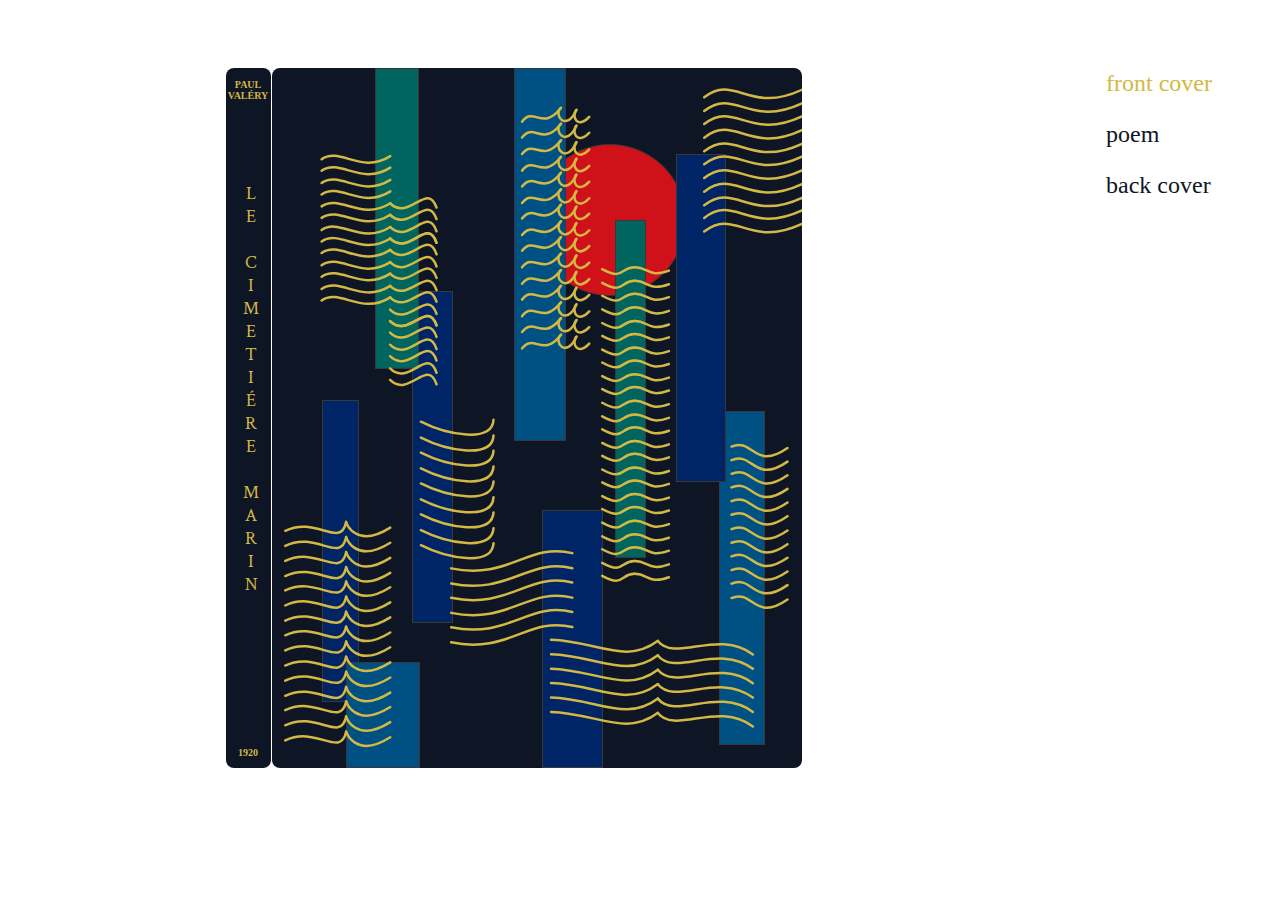
<file: index.html>
<!DOCTYPE html>
<html lang="en" dir="ltr">
    <head>
        <meta charset="utf-8">
        <title>The Graveyard by the Sea</title>
        <link rel="stylesheet" href="style.css">
        <link href="https://fonts.googleapis.com/css2?family=Crimson+Text:wght@400;600;700&display=swap" rel="stylesheet">

    </head>

    <body>
        
    <main id="front-container">
    <div id="book-container"> 
        <div id="spine-container">
            <div id="poet"> PAUL<br>VALÉRY</div>
            <div id="book_title">LE CIMETIÉRE MARIN</div>
            <div id="date">1920</div>
        </div>
        <div id="cover-container">
        <div id="circle"> 
        </div>
        <div id="rec1"> 
        </div>
        <div id="rec2"> 
        </div>
        <div id="rec3"> 
        </div>
        <div id="rec4"> 
        </div>
        <div id="rec5"> 
        </div>
        <div id="rec6"> 
        </div>
        <div id="rec7"> 
        </div>
        <div id="rec8"> 
        </div>
        <div id="rec9"> 
        </div>

        <div class="svg-container">
    <svg xmlns="http://www.w3.org/2000/svg" width="530" height="700">  
        <g id="Lines_1">
            <path id="Path_1" data-name="Path 1" class="cls-2" d="M675.064,179.6c18.635-12.865,39.068,15.526,68.718-3.111" transform="translate(-625.456 -88.383)"/>
            <path id="Path_2" data-name="Path 2" class="cls-2" d="M675.064,179.6c18.635-12.865,39.068,15.526,68.718-3.111" transform="translate(-625.456 -76.86)"/>
            <path id="Path_3" data-name="Path 3" class="cls-2" d="M675.064,179.6c18.635-12.865,39.068,15.526,68.718-3.111" transform="translate(-625.456 -64.616)"/>
            <path id="Path_4" data-name="Path 4" class="cls-2" d="M675.064,179.6c18.635-12.865,39.068,15.526,68.718-3.111" transform="translate(-625.456 -53.093)"/>
            <path id="Path_5" data-name="Path 5" class="cls-2" d="M675.064,179.6c18.635-12.865,39.068,15.526,68.718-3.111" transform="translate(-625.456 -41.241)"/>
            <path id="Path_6" data-name="Path 6" class="cls-2" d="M675.064,179.6c18.635-12.865,39.068,15.526,68.718-3.111" transform="translate(-625.456 -29.751)"/>
            <path id="Path_7" data-name="Path 7" class="cls-2" d="M675.064,179.6c18.635-12.865,39.068,15.526,68.718-3.111" transform="translate(-625.456 -17.543)"/>
            <path id="Path_8" data-name="Path 8" class="cls-2" d="M675.064,179.6c18.635-12.865,39.068,15.526,68.718-3.111" transform="translate(-625.456 -6.053)"/>
            <path id="Path_9" data-name="Path 9" class="cls-2" d="M675.064,179.6c18.635-12.865,39.068,15.526,68.718-3.111" transform="translate(-625.456 5.437)"/>
            <path id="Path_10" data-name="Path 10" class="cls-2" d="M675.064,179.6c18.635-12.865,39.068,15.526,68.718-3.111" transform="translate(-625.456 17.646)"/>
            <path id="Path_11" data-name="Path 11" class="cls-2" d="M675.064,179.6c18.635-12.865,39.068,15.526,68.718-3.111" transform="translate(-625.456 29.136)"/>
            <path id="Path_12" data-name="Path 12" class="cls-2" d="M675.064,179.6c18.635-12.865,39.068,15.526,68.718-3.111" transform="translate(-625.456 41.344)"/>
            <path id="Path_13" data-name="Path 13" class="cls-2" d="M675.064,179.6c18.635-12.865,39.068,15.526,68.718-3.111" transform="translate(-625.456 52.834)"/>
            <path id="Path_14" data-name="Path 14" class="cls-2" d="M721.542,178.973c-9.082-26.961-27.676,14.307-46.479-4.329" transform="translate(-557.012 -39.384)"/>
            <path id="Path_15" data-name="Path 15" class="cls-2" d="M721.542,178.973c-9.082-26.961-27.676,14.307-46.479-4.329" transform="translate(-557.012 -27.894)"/>
            <path id="Path_16" data-name="Path 16" class="cls-2" d="M721.542,178.973c-9.082-26.961-27.676,14.307-46.479-4.329" transform="translate(-557.012 -15.685)"/>
            <path id="Path_17" data-name="Path 17" class="cls-2" d="M721.542,178.973c-9.082-26.961-27.676,14.307-46.479-4.329" transform="translate(-557.012 -4.195)"/>
            <path id="Path_18" data-name="Path 18" class="cls-2" d="M721.542,178.973c-9.082-26.961-27.676,14.307-46.479-4.329" transform="translate(-557.012 -4.195)"/>
            <path id="Path_19" data-name="Path 19" class="cls-2" d="M721.542,178.973c-9.082-26.961-27.676,14.307-46.479-4.329" transform="translate(-557.012 7.295)"/>
            <path id="Path_20" data-name="Path 20" class="cls-2" d="M721.542,178.973c-9.082-26.961-27.676,14.307-46.479-4.329" transform="translate(-557.012 19.503)"/>
            <path id="Path_21" data-name="Path 21" class="cls-2" d="M721.542,178.973c-9.082-26.961-27.676,14.307-46.479-4.329" transform="translate(-557.012 30.993)"/>
            <path id="Path_22" data-name="Path 22" class="cls-2" d="M721.542,178.973c-9.082-26.961-27.676,14.307-46.479-4.329" transform="translate(-557.012 43.201)"/>
            <path id="Path_23" data-name="Path 23" class="cls-2" d="M721.542,178.973c-9.082-26.961-27.676,14.307-46.479-4.329" transform="translate(-557.012 54.691)"/>
            <path id="Path_24" data-name="Path 24" class="cls-2" d="M721.542,178.973c-9.082-26.961-27.676,14.307-46.479-4.329" transform="translate(-557.012 66.899)"/>
            <path id="Path_25" data-name="Path 25" class="cls-2" d="M721.542,178.973c-9.082-26.961-27.676,14.307-46.479-4.329" transform="translate(-557.012 78.389)"/>
            <path id="Path_26" data-name="Path 26" class="cls-2" d="M721.542,178.973c-9.082-26.961-27.676,14.307-46.479-4.329" transform="translate(-557.012 78.389)"/>
            <path id="Path_27" data-name="Path 27" class="cls-2" d="M721.542,178.973c-9.082-26.961-27.676,14.307-46.479-4.329" transform="translate(-557.012 89.879)"/>
            <path id="Path_28" data-name="Path 28" class="cls-2" d="M721.542,178.973c-9.082-26.961-27.676,14.307-46.479-4.329" transform="translate(-557.012 102.087)"/>
            <path id="Path_29" data-name="Path 29" class="cls-2" d="M721.542,178.973c-9.082-26.961-27.676,14.307-46.479-4.329" transform="translate(-557.012 113.577)"/>
            <path id="Path_30" data-name="Path 30" class="cls-2" d="M721.542,178.973c-9.082-26.961-27.676,14.307-46.479-4.329" transform="translate(-557.012 125.785)"/>
            <path id="Path_31" data-name="Path 31" class="cls-2" d="M721.542,178.973c-9.082-26.961-27.676,14.307-46.479-4.329" transform="translate(-557.012 137.276)"/>
        </g>
        <g id="Lines_4">
            <path id="Path_32" data-name="Path 32" class="cls-2" d="M623.556,691.839c31.242-15.169,54.769,18.077,60.859-8.442" transform="translate(-610.325 -229.024)"/>
            <path id="Path_33" data-name="Path 33" class="cls-2" d="M708.057,703.592s8.811,28.056,44.191,5.874" transform="translate(-633.968 -249.804)"/>
            <path id="Path_34" data-name="Path 34" class="cls-2" d="M623.556,691.839c31.242-15.169,54.769,18.077,60.859-8.442" transform="translate(-610.325 -213.943)"/>
            <path id="Path_35" data-name="Path 35" class="cls-2" d="M708.057,703.592s8.811,28.056,44.191,5.874" transform="translate(-633.968 -234.723)"/>
            <path id="Path_36" data-name="Path 36" class="cls-2" d="M623.556,691.839c31.242-15.169,54.769,18.077,60.859-8.442" transform="translate(-610.325 -198.862)"/>
            <path id="Path_37" data-name="Path 37" class="cls-2" d="M708.057,703.592s8.811,28.056,44.191,5.874" transform="translate(-633.968 -219.643)"/>
            <path id="Path_38" data-name="Path 38" class="cls-2" d="M623.556,691.839c31.242-15.169,54.769,18.077,60.859-8.442" transform="translate(-610.325 -183.782)"/>
            <path id="Path_39" data-name="Path 39" class="cls-2" d="M708.057,703.592s8.811,28.056,44.191,5.874" transform="translate(-633.968 -204.563)"/>
            <path id="Path_40" data-name="Path 40" class="cls-2" d="M623.556,691.839c31.242-15.169,54.769,18.077,60.859-8.442" transform="translate(-610.325 -169.419)"/>
            <path id="Path_41" data-name="Path 41" class="cls-2" d="M708.057,703.592s8.811,28.056,44.191,5.874" transform="translate(-633.968 -190.2)"/>
            <path id="Path_42" data-name="Path 42" class="cls-2" d="M623.556,691.839c31.242-15.169,54.769,18.077,60.859-8.442" transform="translate(-610.325 -154.339)"/>
            <path id="Path_43" data-name="Path 43" class="cls-2" d="M708.057,703.592s8.811,28.056,44.191,5.874" transform="translate(-633.968 -175.12)"/>
            <path id="Path_44" data-name="Path 44" class="cls-2" d="M623.556,691.839c31.242-15.169,54.769,18.077,60.859-8.442" transform="translate(-610.325 -139.258)"/>
            <path id="Path_45" data-name="Path 45" class="cls-2" d="M708.057,703.592s8.811,28.056,44.191,5.874" transform="translate(-633.968 -160.039)"/>
            <path id="Path_46" data-name="Path 46" class="cls-2" d="M623.556,691.839c31.242-15.169,54.769,18.077,60.859-8.442" transform="translate(-610.325 -124.552)"/>
            <path id="Path_47" data-name="Path 47" class="cls-2" d="M708.057,703.592s8.811,28.056,44.191,5.874" transform="translate(-633.968 -144.959)"/>
            <path id="Path_48" data-name="Path 48" class="cls-2" d="M623.556,691.839c31.242-15.169,54.769,18.077,60.859-8.442" transform="translate(-610.325 -109.428)"/>
            <path id="Path_49" data-name="Path 49" class="cls-2" d="M708.057,703.592s8.811,28.056,44.191,5.874" transform="translate(-633.968 -130.202)"/>
            <path id="Path_50" data-name="Path 50" class="cls-2" d="M623.556,691.839c31.242-15.169,54.769,18.077,60.859-8.442" transform="translate(-610.325 -94.303)"/>
            <path id="Path_51" data-name="Path 51" class="cls-2" d="M708.057,703.592s8.811,28.056,44.191,5.874" transform="translate(-633.968 -115.078)"/>
            <path id="Path_52" data-name="Path 52" class="cls-2" d="M623.556,691.839c31.242-15.169,54.769,18.077,60.859-8.442" transform="translate(-610.325 -79.179)"/>
            <path id="Path_53" data-name="Path 53" class="cls-2" d="M708.057,703.592s8.811,28.056,44.191,5.874" transform="translate(-633.968 -99.953)"/>
            <path id="Path_54" data-name="Path 54" class="cls-2" d="M623.556,691.839c31.242-15.169,54.769,18.077,60.859-8.442" transform="translate(-610.325 -64.054)"/>
            <path id="Path_55" data-name="Path 55" class="cls-2" d="M708.057,703.592s8.811,28.056,44.191,5.874" transform="translate(-633.968 -84.829)"/>
            <path id="Path_56" data-name="Path 56" class="cls-2" d="M623.556,691.839c31.242-15.169,54.769,18.077,60.859-8.442" transform="translate(-610.325 -49.65)"/>
            <path id="Path_57" data-name="Path 57" class="cls-2" d="M708.057,703.592s8.811,28.056,44.191,5.874" transform="translate(-633.968 -70.425)"/>
            <path id="Path_58" data-name="Path 58" class="cls-2" d="M623.556,691.839c31.242-15.169,54.769,18.077,60.859-8.442" transform="translate(-610.325 -34.526)"/>
            <path id="Path_59" data-name="Path 59" class="cls-2" d="M708.057,703.592s8.811,28.056,44.191,5.874" transform="translate(-633.968 -55.3)"/>
            <path id="Path_60" data-name="Path 60" class="cls-2" d="M623.556,691.839c31.242-15.169,54.769,18.077,60.859-8.442" transform="translate(-610.325 -19.401)"/>
            <path id="Path_61" data-name="Path 61" class="cls-2" d="M708.057,703.592s8.811,28.056,44.191,5.874" transform="translate(-633.968 -40.176)"/>
        </g>
        <g id="Lines_5">
            <path id="Path_77" data-name="Path 77" class="cls-2" d="M816.182,543.616c26.539,13.377,71.146,21.618,72.662-1.975" transform="translate(-667.318 -189.891)"/>
            <path id="Path_78" data-name="Path 78" class="cls-2" d="M816.182,543.616c26.539,13.377,71.146,21.618,72.662-1.975" transform="translate(-667.318 -174.093)"/>
            <path id="Path_79" data-name="Path 79" class="cls-2" d="M816.182,543.616c26.539,13.377,71.146,21.618,72.662-1.975" transform="translate(-667.318 -159.013)"/>
            <path id="Path_80" data-name="Path 80" class="cls-2" d="M816.182,543.616c26.539,13.377,71.146,21.618,72.662-1.975" transform="translate(-667.318 -143.214)"/>
            <path id="Path_81" data-name="Path 81" class="cls-2" d="M816.182,543.616c26.539,13.377,71.146,21.618,72.662-1.975" transform="translate(-667.318 -128.134)"/>
            <path id="Path_82" data-name="Path 82" class="cls-2" d="M816.182,543.616c26.539,13.377,71.146,21.618,72.662-1.975" transform="translate(-667.318 -112.335)"/>
            <path id="Path_83" data-name="Path 83" class="cls-2" d="M816.182,543.616c26.539,13.377,71.146,21.618,72.662-1.975" transform="translate(-667.318 -97.255)"/>
            <path id="Path_84" data-name="Path 84" class="cls-2" d="M816.182,543.616c26.539,13.377,71.146,21.618,72.662-1.975" transform="translate(-667.318 -81.456)"/>
            <path id="Path_85" data-name="Path 85" class="cls-2" d="M816.182,543.616c26.539,13.377,71.146,21.618,72.662-1.975" transform="translate(-667.318 -66.376)"/>
        </g>
        <g id="Lines_6">
            <path id="Path_86" data-name="Path 86" class="cls-2" d="M858.737,742.237c56.651,12.086,77.768-26.105,121.134-15.248" transform="translate(-679.558 -241.868)"/>
            <path id="Path_87" data-name="Path 87" class="cls-2" d="M858.737,742.237c56.651,12.086,77.768-26.105,121.134-15.248" transform="translate(-679.558 -226.788)"/>
            <path id="Path_88" data-name="Path 88" class="cls-2" d="M858.737,742.237c56.651,12.086,77.768-26.105,121.134-15.248" transform="translate(-679.558 -212.426)"/>
            <path id="Path_89" data-name="Path 89" class="cls-2" d="M858.737,742.237c56.651,12.086,77.768-26.105,121.134-15.248" transform="translate(-679.558 -197.346)"/>
            <path id="Path_90" data-name="Path 90" class="cls-2" d="M858.737,742.237c56.651,12.086,77.768-26.105,121.134-15.248" transform="translate(-679.558 -182.984)"/>
            <path id="Path_91" data-name="Path 91" class="cls-2" d="M858.737,742.237c56.651,12.086,77.768-26.105,121.134-15.248" transform="translate(-679.558 -167.904)"/>
        </g>
        <g id="Lines_2">
            <g id="Group_1" data-name="Group 1" transform="translate(250.027 39.848)">
            <path id="Path_92" data-name="Path 92" class="cls-2" d="M955.541,120.7c12.054-15.661,20.171,10.157,39.021-13.809" transform="translate(-955.541 -106.893)"/>
            <path id="Path_93" data-name="Path 93" class="cls-2" d="M1009.43,106.168c-7.741,6.22,5.1,24.864,15.828,1.649" transform="translate(-970.677 -105.97)"/>
            <path id="Path_94" data-name="Path 94" class="cls-2" d="M1009.788,106.168c-4.469,6.933,1.849,19.063,13.378,6.679" transform="translate(-955.911 -103.809)"/>
            </g>
            <g id="Group_2" data-name="Group 2" transform="translate(250.027 55.693)">
            <path id="Path_92-2" data-name="Path 92" class="cls-2" d="M955.541,120.7c12.054-15.661,20.171,10.157,39.021-13.809" transform="translate(-955.541 -106.893)"/>
            <path id="Path_93-2" data-name="Path 93" class="cls-2" d="M1009.43,106.168c-7.741,6.22,5.1,24.864,15.828,1.649" transform="translate(-970.677 -105.97)"/>
            <path id="Path_94-2" data-name="Path 94" class="cls-2" d="M1009.788,106.168c-4.469,6.933,1.849,19.063,13.378,6.679" transform="translate(-955.911 -103.809)"/>
            </g>
            <g id="Group_3" data-name="Group 3" transform="translate(250.027 72.258)">
            <path id="Path_92-3" data-name="Path 92" class="cls-2" d="M955.541,120.7c12.054-15.661,20.171,10.157,39.021-13.809" transform="translate(-955.541 -106.893)"/>
            <path id="Path_93-3" data-name="Path 93" class="cls-2" d="M1009.43,106.168c-7.741,6.22,5.1,24.864,15.828,1.649" transform="translate(-970.677 -105.97)"/>
            <path id="Path_94-3" data-name="Path 94" class="cls-2" d="M1009.788,106.168c-4.469,6.933,1.849,19.063,13.378,6.679" transform="translate(-955.911 -103.809)"/>
            </g>
            <g id="Group_4" data-name="Group 4" transform="translate(250.027 88.823)">
            <path id="Path_92-4" data-name="Path 92" class="cls-2" d="M955.541,120.7c12.054-15.661,20.171,10.157,39.021-13.809" transform="translate(-955.541 -106.893)"/>
            <path id="Path_93-4" data-name="Path 93" class="cls-2" d="M1009.43,106.168c-7.741,6.22,5.1,24.864,15.828,1.649" transform="translate(-970.677 -105.97)"/>
            <path id="Path_94-4" data-name="Path 94" class="cls-2" d="M1009.788,106.168c-4.469,6.933,1.849,19.063,13.378,6.679" transform="translate(-955.911 -103.809)"/>
            </g>
            <g id="Group_5" data-name="Group 5" transform="translate(250.027 104.667)">
            <path id="Path_92-5" data-name="Path 92" class="cls-2" d="M955.541,120.7c12.054-15.661,20.171,10.157,39.021-13.809" transform="translate(-955.541 -106.893)"/>
            <path id="Path_93-5" data-name="Path 93" class="cls-2" d="M1009.43,106.168c-7.741,6.22,5.1,24.864,15.828,1.649" transform="translate(-970.677 -105.97)"/>
            <path id="Path_94-5" data-name="Path 94" class="cls-2" d="M1009.788,106.168c-4.469,6.933,1.849,19.063,13.378,6.679" transform="translate(-955.911 -103.809)"/>
            </g>
            <g id="Group_6" data-name="Group 6" transform="translate(250.027 121.232)">
            <path id="Path_92-6" data-name="Path 92" class="cls-2" d="M955.541,120.7c12.054-15.661,20.171,10.157,39.021-13.809" transform="translate(-955.541 -106.893)"/>
            <path id="Path_93-6" data-name="Path 93" class="cls-2" d="M1009.43,106.168c-7.741,6.22,5.1,24.864,15.828,1.649" transform="translate(-970.677 -105.97)"/>
            <path id="Path_94-6" data-name="Path 94" class="cls-2" d="M1009.788,106.168c-4.469,6.933,1.849,19.063,13.378,6.679" transform="translate(-955.911 -103.809)"/>
            </g>
            <g id="Group_7" data-name="Group 7" transform="translate(250.027 136.675)">
            <path id="Path_92-7" data-name="Path 92" class="cls-2" d="M955.541,120.7c12.054-15.661,20.171,10.157,39.021-13.809" transform="translate(-955.541 -106.893)"/>
            <path id="Path_93-7" data-name="Path 93" class="cls-2" d="M1009.43,106.168c-7.741,6.22,5.1,24.864,15.828,1.649" transform="translate(-970.677 -105.97)"/>
            <path id="Path_94-7" data-name="Path 94" class="cls-2" d="M1009.788,106.168c-4.469,6.933,1.849,19.063,13.378,6.679" transform="translate(-955.911 -103.809)"/>
            </g>
            <g id="Group_8" data-name="Group 8" transform="translate(250.027 153.192)">
            <path id="Path_92-8" data-name="Path 92" class="cls-2" d="M955.541,120.7c12.054-15.661,20.171,10.157,39.021-13.809" transform="translate(-955.541 -106.893)"/>
            <path id="Path_93-8" data-name="Path 93" class="cls-2" d="M1009.43,106.168c-7.741,6.22,5.1,24.864,15.828,1.649" transform="translate(-970.677 -105.97)"/>
            <path id="Path_94-8" data-name="Path 94" class="cls-2" d="M1009.788,106.168c-4.469,6.933,1.849,19.063,13.378,6.679" transform="translate(-955.911 -103.809)"/>
            </g>
            <g id="Group_9" data-name="Group 9" transform="translate(250.027 168.99)">
            <path id="Path_92-9" data-name="Path 92" class="cls-2" d="M955.541,120.7c12.054-15.661,20.171,10.157,39.021-13.809" transform="translate(-955.541 -106.893)"/>
            <path id="Path_93-9" data-name="Path 93" class="cls-2" d="M1009.43,106.168c-7.741,6.22,5.1,24.864,15.828,1.649" transform="translate(-970.677 -105.97)"/>
            <path id="Path_94-9" data-name="Path 94" class="cls-2" d="M1009.788,106.168c-4.469,6.933,1.849,19.063,13.378,6.679" transform="translate(-955.911 -103.809)"/>
            </g>
            <g id="Group_10" data-name="Group 10" transform="translate(250.027 185.507)">
            <path id="Path_92-10" data-name="Path 92" class="cls-2" d="M955.541,120.7c12.054-15.661,20.171,10.157,39.021-13.809" transform="translate(-955.541 -106.893)"/>
            <path id="Path_93-10" data-name="Path 93" class="cls-2" d="M1009.43,106.168c-7.741,6.22,5.1,24.864,15.828,1.649" transform="translate(-970.677 -105.97)"/>
            <path id="Path_94-10" data-name="Path 94" class="cls-2" d="M1009.788,106.168c-4.469,6.933,1.849,19.063,13.378,6.679" transform="translate(-955.911 -103.809)"/>
            </g>
            <g id="Group_11" data-name="Group 11" transform="translate(250.027 202.023)">
            <path id="Path_92-11" data-name="Path 92" class="cls-2" d="M955.541,120.7c12.054-15.661,20.171,10.157,39.021-13.809" transform="translate(-955.541 -106.893)"/>
            <path id="Path_93-11" data-name="Path 93" class="cls-2" d="M1009.43,106.168c-7.741,6.22,5.1,24.864,15.828,1.649" transform="translate(-970.677 -105.97)"/>
            <path id="Path_94-11" data-name="Path 94" class="cls-2" d="M1009.788,106.168c-4.469,6.933,1.849,19.063,13.378,6.679" transform="translate(-955.911 -103.809)"/>
            </g>
            <g id="Group_12" data-name="Group 12" transform="translate(250.027 217.822)">
            <path id="Path_92-12" data-name="Path 92" class="cls-2" d="M955.541,120.7c12.054-15.661,20.171,10.157,39.021-13.809" transform="translate(-955.541 -106.893)"/>
            <path id="Path_93-12" data-name="Path 93" class="cls-2" d="M1009.43,106.168c-7.741,6.22,5.1,24.864,15.828,1.649" transform="translate(-970.677 -105.97)"/>
            <path id="Path_94-12" data-name="Path 94" class="cls-2" d="M1009.788,106.168c-4.469,6.933,1.849,19.063,13.378,6.679" transform="translate(-955.911 -103.809)"/>
            </g>
            <g id="Group_13" data-name="Group 13" transform="translate(250.027 234.338)">
            <path id="Path_92-13" data-name="Path 92" class="cls-2" d="M955.541,120.7c12.054-15.661,20.171,10.157,39.021-13.809" transform="translate(-955.541 -106.893)"/>
            <path id="Path_93-13" data-name="Path 93" class="cls-2" d="M1009.43,106.168c-7.741,6.22,5.1,24.864,15.828,1.649" transform="translate(-970.677 -105.97)"/>
            <path id="Path_94-13" data-name="Path 94" class="cls-2" d="M1009.788,106.168c-4.469,6.933,1.849,19.063,13.378,6.679" transform="translate(-955.911 -103.809)"/>
            </g>
            <g id="Group_14" data-name="Group 14" transform="translate(250.027 250.137)">
            <path id="Path_92-14" data-name="Path 92" class="cls-2" d="M955.541,120.7c12.054-15.661,20.171,10.157,39.021-13.809" transform="translate(-955.541 -106.893)"/>
            <path id="Path_93-14" data-name="Path 93" class="cls-2" d="M1009.43,106.168c-7.741,6.22,5.1,24.864,15.828,1.649" transform="translate(-970.677 -105.97)"/>
            <path id="Path_94-14" data-name="Path 94" class="cls-2" d="M1009.788,106.168c-4.469,6.933,1.849,19.063,13.378,6.679" transform="translate(-955.911 -103.809)"/>
            </g>
            <g id="Group_15" data-name="Group 15" transform="translate(250.027 266.654)">
            <path id="Path_92-15" data-name="Path 92" class="cls-2" d="M955.541,120.7c12.054-15.661,20.171,10.157,39.021-13.809" transform="translate(-955.541 -106.893)"/>
            <path id="Path_93-15" data-name="Path 93" class="cls-2" d="M1009.43,106.168c-7.741,6.22,5.1,24.864,15.828,1.649" transform="translate(-970.677 -105.97)"/>
            <path id="Path_94-15" data-name="Path 94" class="cls-2" d="M1009.788,106.168c-4.469,6.933,1.849,19.063,13.378,6.679" transform="translate(-955.911 -103.809)"/>
            </g>
        </g>
        <g id="Lines_8">
            <g id="Group_16" data-name="Group 16" transform="translate(330.168 199.157)">
            <path id="Path_95" data-name="Path 95" class="cls-2" d="M1067.534,333.322c21.823,11.965,17.83-2.007,32.274-2.007" transform="translate(-1067.534 -331.315)"/>
            <path id="Path_96" data-name="Path 96" class="cls-2" d="M1101.889,334.78c-20.871,7.45-19.911-3.465-34.355-3.465" transform="translate(-1035.124 -331.315)"/>
            </g>
            <g id="Group_17" data-name="Group 17" transform="translate(330.168 212.802)">
            <path id="Path_95-2" data-name="Path 95" class="cls-2" d="M1067.534,333.322c21.823,11.965,17.83-2.007,32.274-2.007" transform="translate(-1067.534 -331.315)"/>
            <path id="Path_96-2" data-name="Path 96" class="cls-2" d="M1101.889,334.78c-20.871,7.45-19.911-3.465-34.355-3.465" transform="translate(-1035.124 -331.315)"/>
            </g>
            <g id="Group_18" data-name="Group 18" transform="translate(330.168 225.728)">
            <path id="Path_95-3" data-name="Path 95" class="cls-2" d="M1067.534,333.322c21.823,11.965,17.83-2.007,32.274-2.007" transform="translate(-1067.534 -331.315)"/>
            <path id="Path_96-3" data-name="Path 96" class="cls-2" d="M1101.889,334.78c-20.871,7.45-19.911-3.465-34.355-3.465" transform="translate(-1035.124 -331.315)"/>
            </g>
            <g id="Group_19" data-name="Group 19" transform="translate(330.168 239.373)">
            <path id="Path_95-4" data-name="Path 95" class="cls-2" d="M1067.534,333.322c21.823,11.965,17.83-2.007,32.274-2.007" transform="translate(-1067.534 -331.315)"/>
            <path id="Path_96-4" data-name="Path 96" class="cls-2" d="M1101.889,334.78c-20.871,7.45-19.911-3.465-34.355-3.465" transform="translate(-1035.124 -331.315)"/>
            </g>
            <g id="Group_20" data-name="Group 20" transform="translate(330.168 253.017)">
            <path id="Path_95-5" data-name="Path 95" class="cls-2" d="M1067.534,333.322c21.823,11.965,17.83-2.007,32.274-2.007" transform="translate(-1067.534 -331.315)"/>
            <path id="Path_96-5" data-name="Path 96" class="cls-2" d="M1101.889,334.78c-20.871,7.45-19.911-3.465-34.355-3.465" transform="translate(-1035.124 -331.315)"/>
            </g>
            <g id="Group_21" data-name="Group 21" transform="translate(330.168 265.944)">
            <path id="Path_95-6" data-name="Path 95" class="cls-2" d="M1067.534,333.322c21.823,11.965,17.83-2.007,32.274-2.007" transform="translate(-1067.534 -331.315)"/>
            <path id="Path_96-6" data-name="Path 96" class="cls-2" d="M1101.889,334.78c-20.871,7.45-19.911-3.465-34.355-3.465" transform="translate(-1035.124 -331.315)"/>
            </g>
            <g id="Group_22" data-name="Group 22" transform="translate(330.168 279.589)">
            <path id="Path_95-7" data-name="Path 95" class="cls-2" d="M1067.534,333.322c21.823,11.965,17.83-2.007,32.274-2.007" transform="translate(-1067.534 -331.315)"/>
            <path id="Path_96-7" data-name="Path 96" class="cls-2" d="M1101.889,334.78c-20.871,7.45-19.911-3.465-34.355-3.465" transform="translate(-1035.124 -331.315)"/>
            </g>
            <g id="Group_23" data-name="Group 23" transform="translate(330.168 292.515)">
            <path id="Path_95-8" data-name="Path 95" class="cls-2" d="M1067.534,333.322c21.823,11.965,17.83-2.007,32.274-2.007" transform="translate(-1067.534 -331.315)"/>
            <path id="Path_96-8" data-name="Path 96" class="cls-2" d="M1101.889,334.78c-20.871,7.45-19.911-3.465-34.355-3.465" transform="translate(-1035.124 -331.315)"/>
            </g>
            <g id="Group_24" data-name="Group 24" transform="translate(330.168 306.16)">
            <path id="Path_95-9" data-name="Path 95" class="cls-2" d="M1067.534,333.322c21.823,11.965,17.83-2.007,32.274-2.007" transform="translate(-1067.534 -331.315)"/>
            <path id="Path_96-9" data-name="Path 96" class="cls-2" d="M1101.889,334.78c-20.871,7.45-19.911-3.465-34.355-3.465" transform="translate(-1035.124 -331.315)"/>
            </g>
            <g id="Group_25" data-name="Group 25" transform="translate(330.168 319.086)">
            <path id="Path_95-10" data-name="Path 95" class="cls-2" d="M1067.534,333.322c21.823,11.965,17.83-2.007,32.274-2.007" transform="translate(-1067.534 -331.315)"/>
            <path id="Path_96-10" data-name="Path 96" class="cls-2" d="M1101.889,334.78c-20.871,7.45-19.911-3.465-34.355-3.465" transform="translate(-1035.124 -331.315)"/>
            </g>
            <g id="Group_26" data-name="Group 26" transform="translate(330.168 332.731)">
            <path id="Path_95-11" data-name="Path 95" class="cls-2" d="M1067.534,333.322c21.823,11.965,17.83-2.007,32.274-2.007" transform="translate(-1067.534 -331.315)"/>
            <path id="Path_96-11" data-name="Path 96" class="cls-2" d="M1101.889,334.78c-20.871,7.45-19.911-3.465-34.355-3.465" transform="translate(-1035.124 -331.315)"/>
            </g>
            <g id="Group_27" data-name="Group 27" transform="translate(330.168 346.375)">
            <path id="Path_95-12" data-name="Path 95" class="cls-2" d="M1067.534,333.322c21.823,11.965,17.83-2.007,32.274-2.007" transform="translate(-1067.534 -331.315)"/>
            <path id="Path_96-12" data-name="Path 96" class="cls-2" d="M1101.889,334.78c-20.871,7.45-19.911-3.465-34.355-3.465" transform="translate(-1035.124 -331.315)"/>
            </g>
            <g id="Group_28" data-name="Group 28" transform="translate(330.168 359.302)">
            <path id="Path_95-13" data-name="Path 95" class="cls-2" d="M1067.534,333.322c21.823,11.965,17.83-2.007,32.274-2.007" transform="translate(-1067.534 -331.315)"/>
            <path id="Path_96-13" data-name="Path 96" class="cls-2" d="M1101.889,334.78c-20.871,7.45-19.911-3.465-34.355-3.465" transform="translate(-1035.124 -331.315)"/>
            </g>
            <g id="Group_29" data-name="Group 29" transform="translate(330.168 372.946)">
            <path id="Path_95-14" data-name="Path 95" class="cls-2" d="M1067.534,333.322c21.823,11.965,17.83-2.007,32.274-2.007" transform="translate(-1067.534 -331.315)"/>
            <path id="Path_96-14" data-name="Path 96" class="cls-2" d="M1101.889,334.78c-20.871,7.45-19.911-3.465-34.355-3.465" transform="translate(-1035.124 -331.315)"/>
            </g>
            <g id="Group_30" data-name="Group 30" transform="translate(330.168 385.873)">
            <path id="Path_95-15" data-name="Path 95" class="cls-2" d="M1067.534,333.322c21.823,11.965,17.83-2.007,32.274-2.007" transform="translate(-1067.534 -331.315)"/>
            <path id="Path_96-15" data-name="Path 96" class="cls-2" d="M1101.889,334.78c-20.871,7.45-19.911-3.465-34.355-3.465" transform="translate(-1035.124 -331.315)"/>
            </g>
            <g id="Group_31" data-name="Group 31" transform="translate(330.168 399.517)">
            <path id="Path_95-16" data-name="Path 95" class="cls-2" d="M1067.534,333.322c21.823,11.965,17.83-2.007,32.274-2.007" transform="translate(-1067.534 -331.315)"/>
            <path id="Path_96-16" data-name="Path 96" class="cls-2" d="M1101.889,334.78c-20.871,7.45-19.911-3.465-34.355-3.465" transform="translate(-1035.124 -331.315)"/>
            </g>
            <g id="Group_32" data-name="Group 32" transform="translate(330.168 412.444)">
            <path id="Path_95-17" data-name="Path 95" class="cls-2" d="M1067.534,333.322c21.823,11.965,17.83-2.007,32.274-2.007" transform="translate(-1067.534 -331.315)"/>
            <path id="Path_96-17" data-name="Path 96" class="cls-2" d="M1101.889,334.78c-20.871,7.45-19.911-3.465-34.355-3.465" transform="translate(-1035.124 -331.315)"/>
            </g>
            <g id="Group_33" data-name="Group 33" transform="translate(330.168 426.088)">
            <path id="Path_95-18" data-name="Path 95" class="cls-2" d="M1067.534,333.322c21.823,11.965,17.83-2.007,32.274-2.007" transform="translate(-1067.534 -331.315)"/>
            <path id="Path_96-18" data-name="Path 96" class="cls-2" d="M1101.889,334.78c-20.871,7.45-19.911-3.465-34.355-3.465" transform="translate(-1035.124 -331.315)"/>
            </g>
            <g id="Group_34" data-name="Group 34" transform="translate(330.168 439.015)">
            <path id="Path_95-19" data-name="Path 95" class="cls-2" d="M1067.534,333.322c21.823,11.965,17.83-2.007,32.274-2.007" transform="translate(-1067.534 -331.315)"/>
            <path id="Path_96-19" data-name="Path 96" class="cls-2" d="M1101.889,334.78c-20.871,7.45-19.911-3.465-34.355-3.465" transform="translate(-1035.124 -331.315)"/>
            </g>
            <g id="Group_35" data-name="Group 35" transform="translate(330.168 452.659)">
            <path id="Path_95-20" data-name="Path 95" class="cls-2" d="M1067.534,333.322c21.823,11.965,17.83-2.007,32.274-2.007" transform="translate(-1067.534 -331.315)"/>
            <path id="Path_96-20" data-name="Path 96" class="cls-2" d="M1101.889,334.78c-20.871,7.45-19.911-3.465-34.355-3.465" transform="translate(-1035.124 -331.315)"/>
            </g>
            <g id="Group_36" data-name="Group 36" transform="translate(330.168 466.304)">
            <path id="Path_95-21" data-name="Path 95" class="cls-2" d="M1067.534,333.322c21.823,11.965,17.83-2.007,32.274-2.007" transform="translate(-1067.534 -331.315)"/>
            <path id="Path_96-21" data-name="Path 96" class="cls-2" d="M1101.889,334.78c-20.871,7.45-19.911-3.465-34.355-3.465" transform="translate(-1035.124 -331.315)"/>
            </g>
            <g id="Group_37" data-name="Group 37" transform="translate(330.168 479.231)">
            <path id="Path_95-22" data-name="Path 95" class="cls-2" d="M1067.534,333.322c21.823,11.965,17.83-2.007,32.274-2.007" transform="translate(-1067.534 -331.315)"/>
            <path id="Path_96-22" data-name="Path 96" class="cls-2" d="M1101.889,334.78c-20.871,7.45-19.911-3.465-34.355-3.465" transform="translate(-1035.124 -331.315)"/>
            </g>
            <g id="Group_38" data-name="Group 38" transform="translate(330.168 492.875)">
            <path id="Path_95-23" data-name="Path 95" class="cls-2" d="M1067.534,333.322c21.823,11.965,17.83-2.007,32.274-2.007" transform="translate(-1067.534 -331.315)"/>
            <path id="Path_96-23" data-name="Path 96" class="cls-2" d="M1101.889,334.78c-20.871,7.45-19.911-3.465-34.355-3.465" transform="translate(-1035.124 -331.315)"/>
            </g>
            <g id="Group_39" data-name="Group 39" transform="translate(330.168 505.802)">
            <path id="Path_95-24" data-name="Path 95" class="cls-2" d="M1067.534,333.322c21.823,11.965,17.83-2.007,32.274-2.007" transform="translate(-1067.534 -331.315)"/>
            <path id="Path_96-24" data-name="Path 96" class="cls-2" d="M1101.889,334.78c-20.871,7.45-19.911-3.465-34.355-3.465" transform="translate(-1035.124 -331.315)"/>
            </g>
        </g>
        <g id="Lines_7">
            <g id="Group_40" data-name="Group 40" transform="translate(279.029 571.859)">
            <g id="Group_41" data-name="Group 41" transform="translate(0 0)">
                <path id="Path_95-25" data-name="Path 95" class="cls-2" d="M1060.035,343.38c17.479,21.769,60.379-12.7,95.069,13.4" transform="translate(-953.259 -342.229)"/>
                <path id="Path_96-25" data-name="Path 96" class="cls-2" d="M1073.7,335.75c-32.218,24.28-60.824.388-106.92-.968" transform="translate(-966.778 -334.782)"/>
            </g>
            </g>
            <g id="Group_42" data-name="Group 42" transform="translate(279.029 586.263)">
            <g id="Group_41-2" data-name="Group 41">
                <path id="Path_95-26" data-name="Path 95" class="cls-2" d="M1060.035,343.38c17.479,21.769,60.379-12.7,95.069,13.4" transform="translate(-953.259 -342.229)"/>
                <path id="Path_96-26" data-name="Path 96" class="cls-2" d="M1073.7,335.75c-32.218,24.28-60.824.388-106.92-.968" transform="translate(-966.778 -334.782)"/>
            </g>
            </g>
            <g id="Group_43" data-name="Group 43" transform="translate(279.029 600.668)">
            <g id="Group_41-3" data-name="Group 41" transform="translate(0 0)">
                <path id="Path_95-27" data-name="Path 95" class="cls-2" d="M1060.035,343.38c17.479,21.769,60.379-12.7,95.069,13.4" transform="translate(-953.259 -342.229)"/>
                <path id="Path_96-27" data-name="Path 96" class="cls-2" d="M1073.7,335.75c-32.218,24.28-60.824.388-106.92-.968" transform="translate(-966.778 -334.782)"/>
            </g>
            </g>
            <g id="Group_44" data-name="Group 44" transform="translate(279.029 615.072)">
            <g id="Group_41-4" data-name="Group 41">
                <path id="Path_95-28" data-name="Path 95" class="cls-2" d="M1060.035,343.38c17.479,21.769,60.379-12.7,95.069,13.4" transform="translate(-953.259 -342.229)"/>
                <path id="Path_96-28" data-name="Path 96" class="cls-2" d="M1073.7,335.75c-32.218,24.28-60.824.388-106.92-.968" transform="translate(-966.778 -334.782)"/>
            </g>
            </g>
            <g id="Group_45" data-name="Group 45" transform="translate(279.029 629.476)">
            <g id="Group_41-5" data-name="Group 41" transform="translate(0 0)">
                <path id="Path_95-29" data-name="Path 95" class="cls-2" d="M1060.035,343.38c17.479,21.769,60.379-12.7,95.069,13.4" transform="translate(-953.259 -342.229)"/>
                <path id="Path_96-29" data-name="Path 96" class="cls-2" d="M1073.7,335.75c-32.218,24.28-60.824.388-106.92-.968" transform="translate(-966.778 -334.782)"/>
            </g>
            </g>
            <g id="Group_46" data-name="Group 46" transform="translate(279.029 643.88)">
            <g id="Group_41-6" data-name="Group 41">
                <path id="Path_95-30" data-name="Path 95" class="cls-2" d="M1060.035,343.38c17.479,21.769,60.379-12.7,95.069,13.4" transform="translate(-953.259 -342.229)"/>
                <path id="Path_96-30" data-name="Path 96" class="cls-2" d="M1073.7,335.75c-32.218,24.28-60.824.388-106.92-.968" transform="translate(-966.778 -334.782)"/>
            </g>
            </g>
        </g>
        <g id="Lines_3">
            <path id="Path_97" data-name="Path 97" class="cls-2" d="M1210.492,91.184c30.677-24.08,44.533,17.368,97.708-7.557" transform="translate(-778.265 -61.862)"/>
            <path id="Path_98" data-name="Path 98" class="cls-2" d="M1210.492,91.184c30.677-24.08,44.533,17.368,97.708-7.557" transform="translate(-778.265 -48.178)"/>
            <path id="Path_99" data-name="Path 99" class="cls-2" d="M1210.492,91.184c30.677-24.08,44.533,17.368,97.708-7.557" transform="translate(-778.265 -35.215)"/>
            <path id="Path_100" data-name="Path 100" class="cls-2" d="M1210.492,91.184c30.677-24.08,44.533,17.368,97.708-7.557" transform="translate(-778.265 -21.531)"/>
            <path id="Path_101" data-name="Path 101" class="cls-2" d="M1210.492,91.184c30.677-24.08,44.533,17.368,97.708-7.557" transform="translate(-778.265 -7.847)"/>
            <path id="Path_102" data-name="Path 102" class="cls-2" d="M1210.492,91.184c30.677-24.08,44.533,17.368,97.708-7.557" transform="translate(-778.265 5.117)"/>
            <path id="Path_103" data-name="Path 103" class="cls-2" d="M1210.492,91.184c30.677-24.08,44.533,17.368,97.708-7.557" transform="translate(-778.265 18.801)"/>
            <path id="Path_104" data-name="Path 104" class="cls-2" d="M1210.492,91.184c30.677-24.08,44.533,17.368,97.708-7.557" transform="translate(-778.265 32.485)"/>
            <path id="Path_105" data-name="Path 105" class="cls-2" d="M1210.492,91.184c30.677-24.08,44.533,17.368,97.708-7.557" transform="translate(-778.265 46.169)"/>
            <path id="Path_106" data-name="Path 106" class="cls-2" d="M1210.492,91.184c30.677-24.08,44.533,17.368,97.708-7.557" transform="translate(-778.265 58.719)"/>
            <path id="Path_107" data-name="Path 107" class="cls-2" d="M1210.492,91.184c30.677-24.08,44.533,17.368,97.708-7.557" transform="translate(-778.265 72.363)"/>
        </g>
        <g id="Lines_9">
            <path id="Path_108" data-name="Path 108" class="cls-2" d="M1248.358,579.67c21.677-9.215,22.778,24.506,55.992,1.433" transform="translate(-788.859 -201.143)"/>
            <path id="Path_109" data-name="Path 109" class="cls-2" d="M1248.358,579.67c21.677-9.215,22.778,24.506,55.992,1.433" transform="translate(-788.859 -187.499)"/>
            <path id="Path_110" data-name="Path 110" class="cls-2" d="M1248.358,579.67c21.677-9.215,22.778,24.506,55.992,1.433" transform="translate(-788.859 -173.854)"/>
            <path id="Path_111" data-name="Path 111" class="cls-2" d="M1248.358,579.67c21.677-9.215,22.778,24.506,55.992,1.433" transform="translate(-788.859 -160.21)"/>
            <path id="Path_112" data-name="Path 112" class="cls-2" d="M1248.358,579.67c21.677-9.215,22.778,24.506,55.992,1.433" transform="translate(-788.859 -146.566)"/>
            <path id="Path_113" data-name="Path 113" class="cls-2" d="M1248.358,579.67c21.677-9.215,22.778,24.506,55.992,1.433" transform="translate(-788.859 -132.921)"/>
            <path id="Path_114" data-name="Path 114" class="cls-2" d="M1248.358,579.67c21.677-9.215,22.778,24.506,55.992,1.433" transform="translate(-788.859 -118.559)"/>
            <path id="Path_115" data-name="Path 115" class="cls-2" d="M1248.358,579.67c21.677-9.215,22.778,24.506,55.992,1.433" transform="translate(-788.859 -104.915)"/>
            <path id="Path_116" data-name="Path 116" class="cls-2" d="M1248.358,579.67c21.677-9.215,22.778,24.506,55.992,1.433" transform="translate(-788.859 -91.27)"/>
            <path id="Path_117" data-name="Path 117" class="cls-2" d="M1248.358,579.67c21.677-9.215,22.778,24.506,55.992,1.433" transform="translate(-788.859 -77.626)"/>
            <path id="Path_118" data-name="Path 118" class="cls-2" d="M1248.358,579.67c21.677-9.215,22.778,24.506,55.992,1.433" transform="translate(-788.859 -63.981)"/>
            <path id="Path_119" data-name="Path 119" class="cls-2" d="M1248.358,579.67c21.677-9.215,22.778,24.506,55.992,1.433" transform="translate(-788.859 -49.619)"/>
        </g>
        </g>
    </svg>
    </div>
        </div>
    </div>
    <div id="nav"> 
        <ul class="a">
        <li><a href="index.html" id="front-active">front cover</a></li>
        <li><a href="poem.html">poem</a></li>
        <li><a href="back_cover.html">back cover</a></li>
        </ul>
    </div>
    </main>

    </body>
</html>
</file>
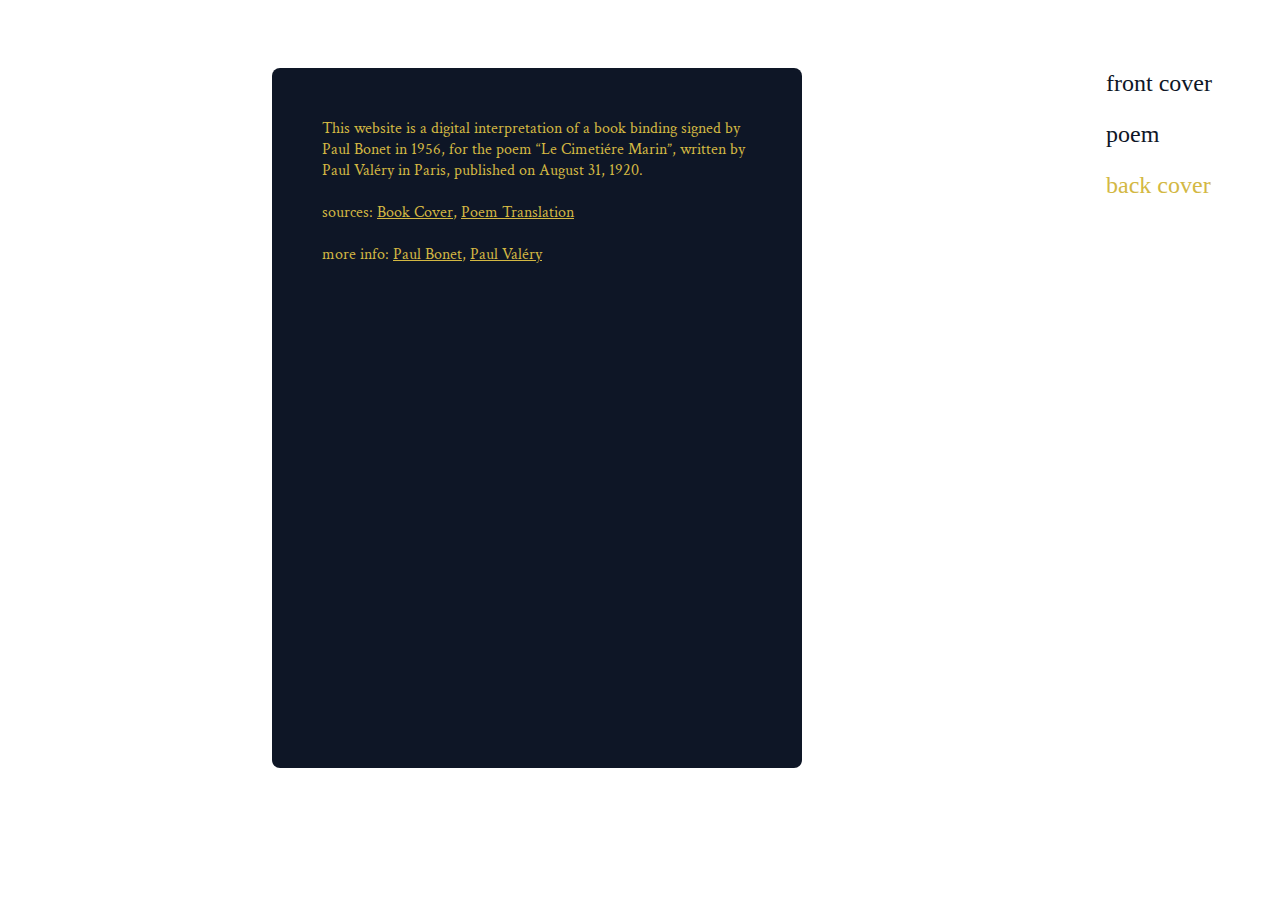
<file: back_cover.html>
<!DOCTYPE html>
<html lang="en" dir="ltr">
    <head>
        <meta charset="utf-8">
        <title>The Graveyard by the Sea</title>
        <link rel="stylesheet" href="style.css">
        <link href="https://fonts.googleapis.com/css2?family=Crimson+Text:wght@400;600;700&display=swap" rel="stylesheet">
    </head>

<body>
  <main id="front-container">
   <div id="book-container"> 
     <div id="backcover-container">
       <div id="backcover-text">This website is a digital interpretation 
           of a book binding signed by Paul Bonet in 1956, for the poem
            “Le Cimetiére Marin”, written by Paul Valéry in Paris, 
            published on August 31, 1920.<br><br>
            sources: <a class= "text-link" 
            href="https://i.pinimg.com/originals/37/77/ac/3777ac80c80455673ec52ab50c139a73.jpg" 
            target="blank">Book Cover</a>, 
            <a class= "text-link" href="https://intranslation.brooklynrail.org/french/the-graveyard-by-the-sea/" 
            target="blank">Poem Translation</a><br><br>
            more info: <a class= "text-link" 
            href="https://www.stephenongpin.com/artist/238576/paul-bonet" 
            target="blank">Paul Bonet</a>, 
            <a class= "text-link" href="https://en.wikipedia.org/wiki/Paul_Val%C3%A9ry" 
            target="blank">Paul Valéry</a>
       </div>
     </div>
  </div>
   <div id="nav"> 
     <ul class="a">
      <li><a href="index.html" >front cover</a></li>
      <li><a href="poem.html">poem</a></li>
      <li><a href="back_cover.html" id="front-active">back cover</a></li>
    </ul>
  </div>
     
  </main>
</body>
</html>
</file>
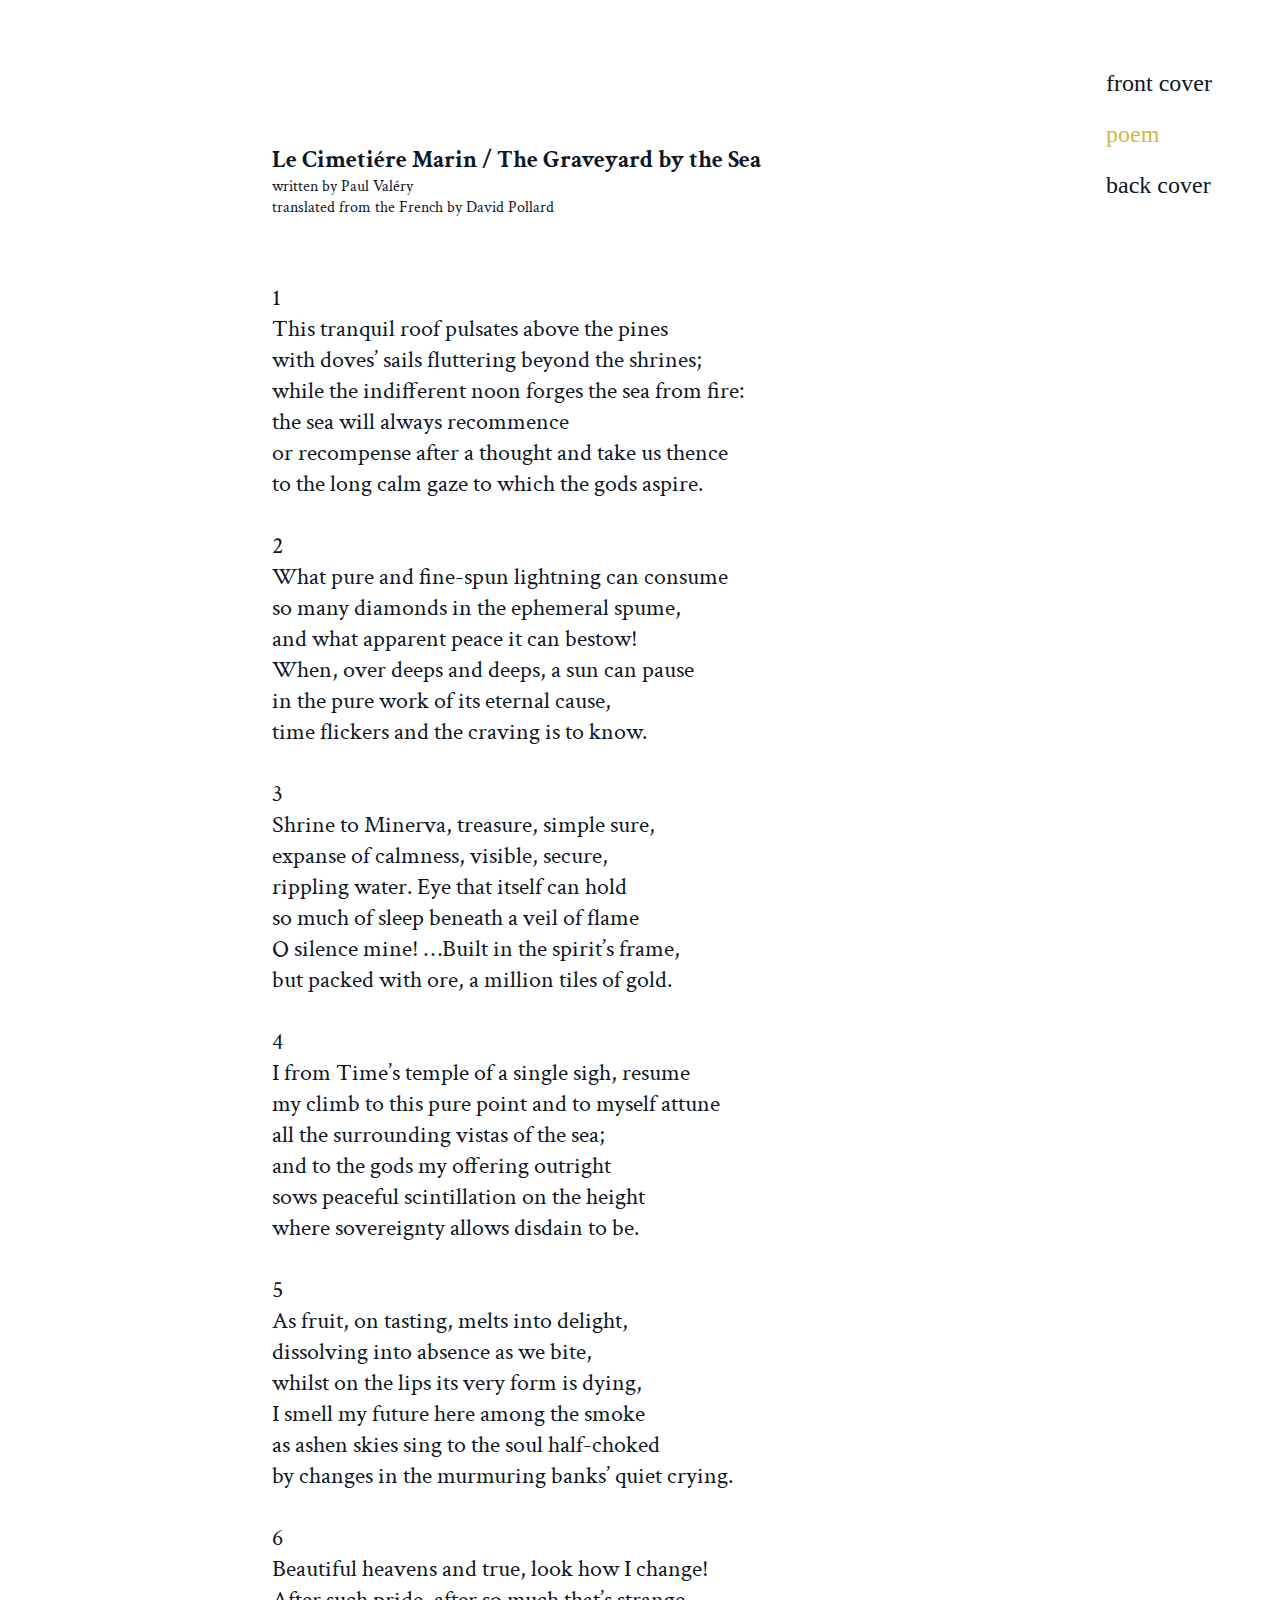
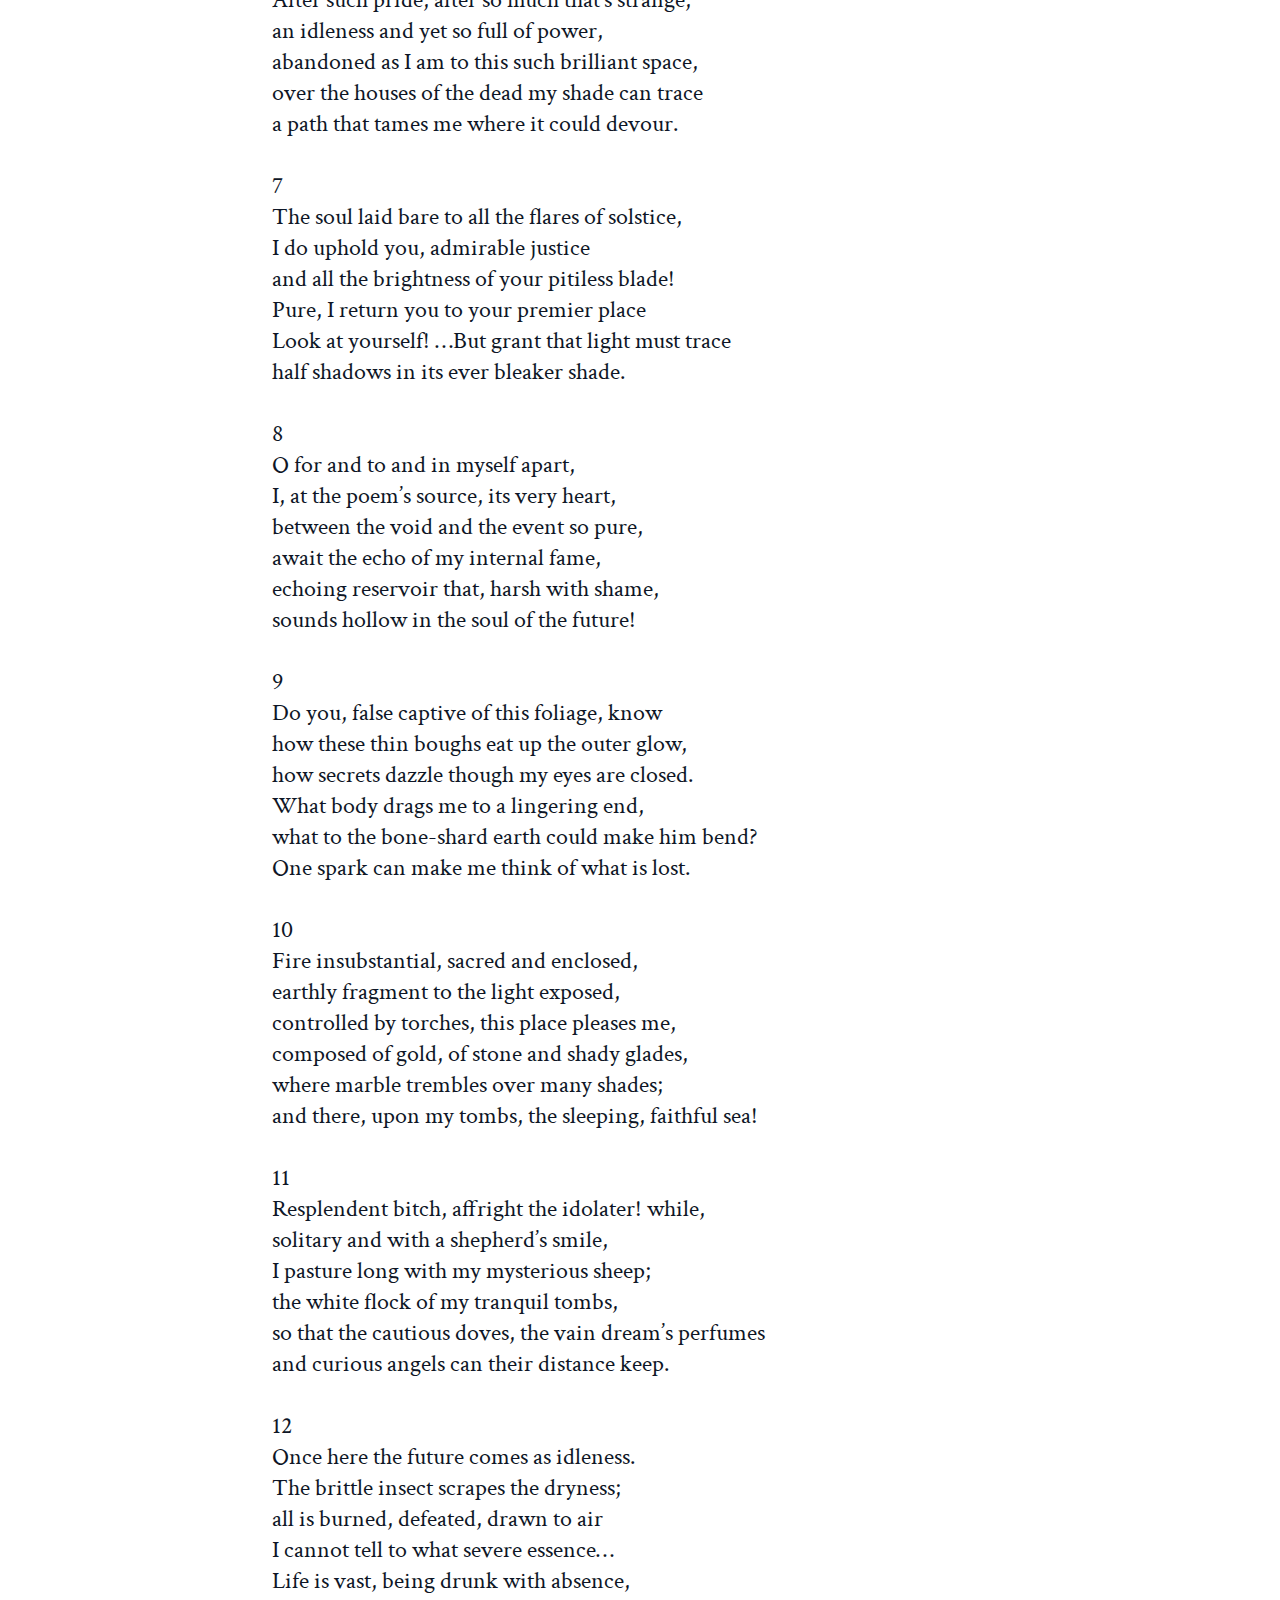
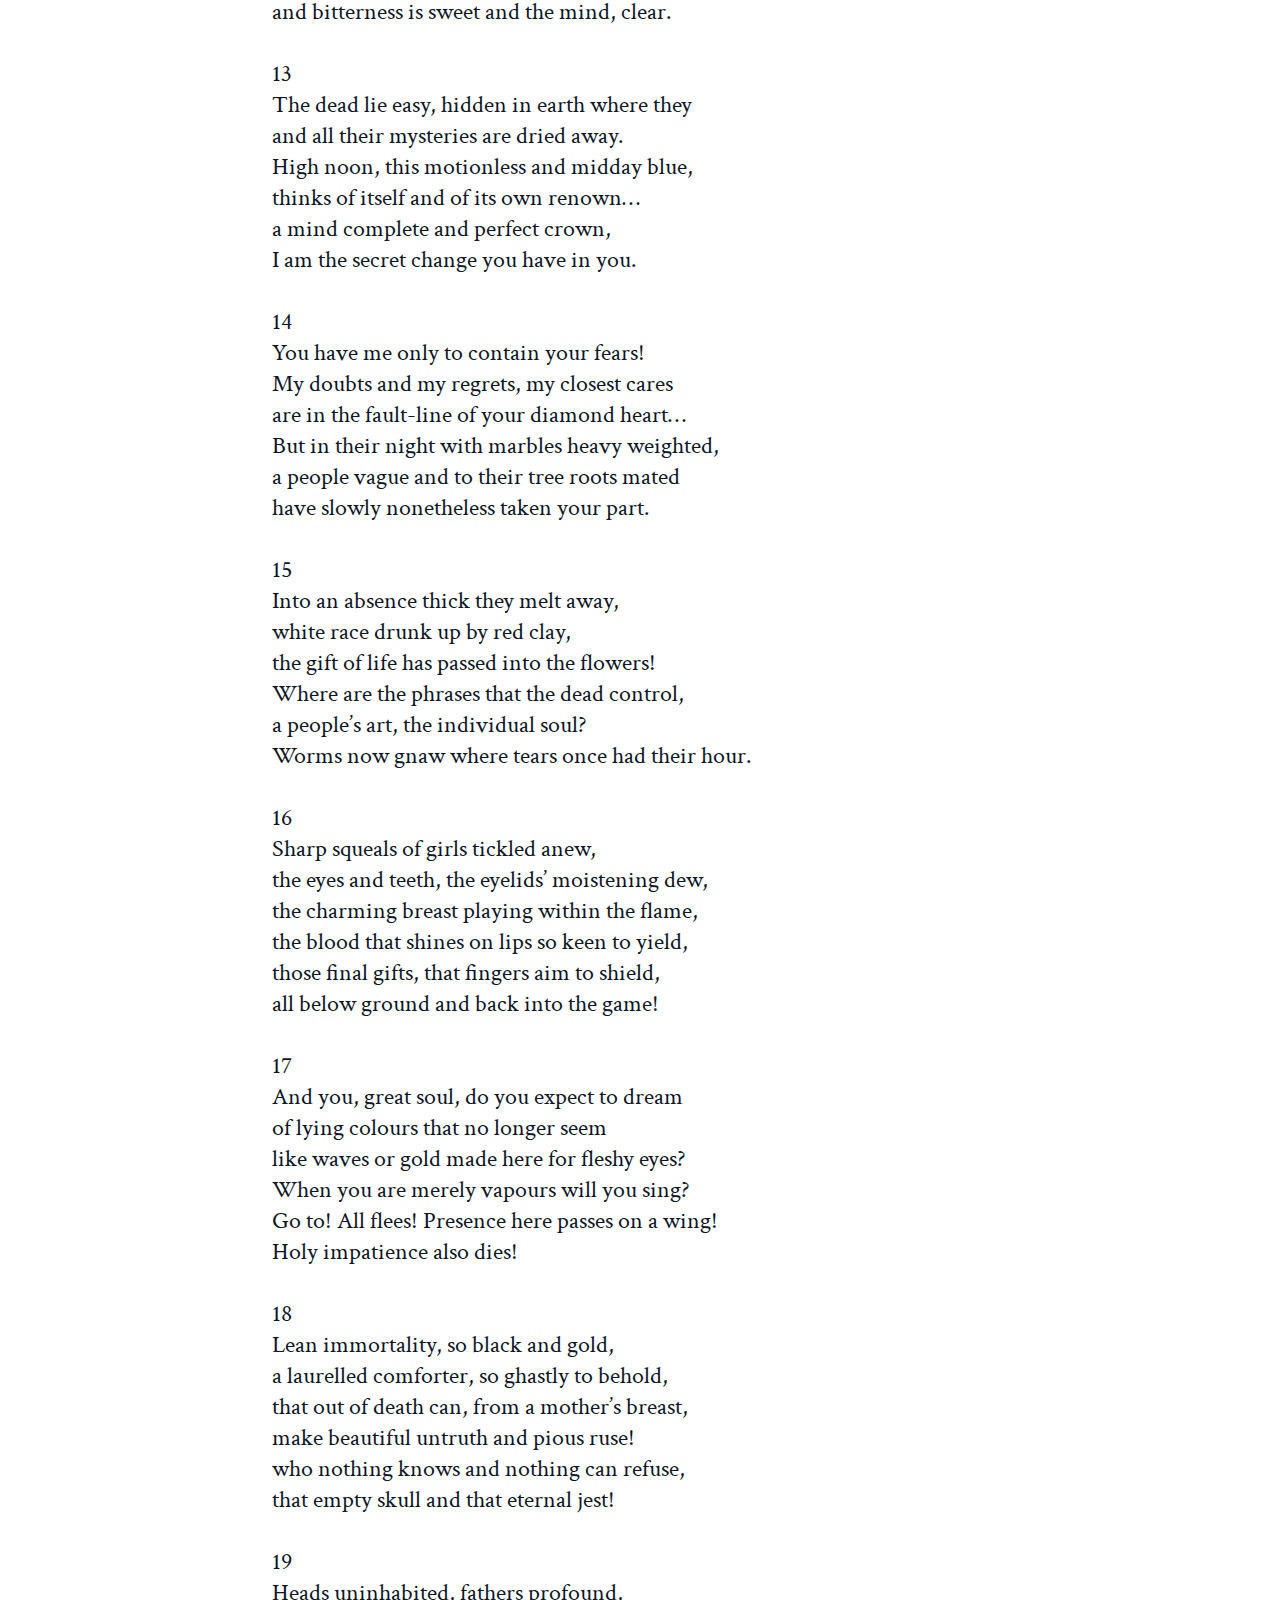
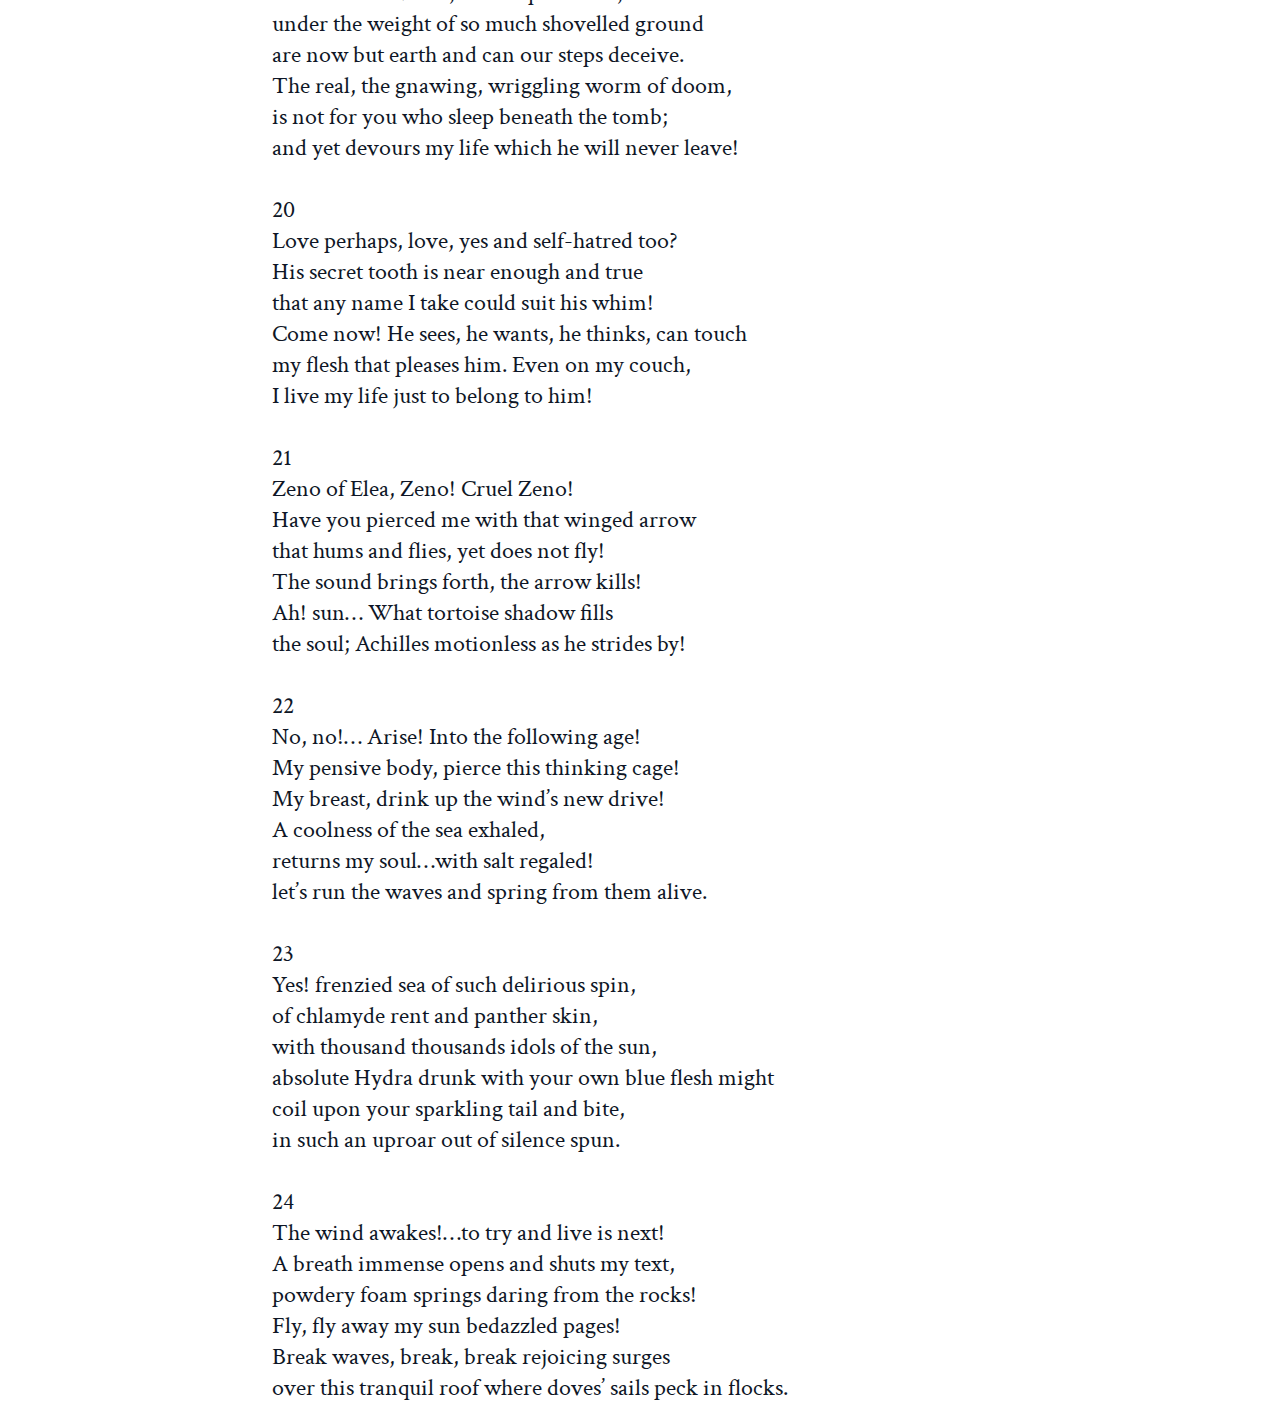
<file: poem.html>
<!DOCTYPE html>
<html lang="en" dir="ltr">
    <head>
        <meta charset="utf-8">
        <title>The Graveyard by the Sea</title>
        <link rel="stylesheet" href="style.css">
        <link href="https://fonts.googleapis.com/css2?family=Crimson+Text:wght@400;600;700&display=swap" rel="stylesheet">
    </head>
<body>
  <main id="front-container">
   <div id="book-container"> 
     <div id="poem-container">
       <div id="poem"><h1>Le Cimetiére Marin / The Graveyard by the Sea</h1><h2>written by Paul Valéry<br>
         translated from the French by David Pollard</h2>1<br>
  This tranquil roof pulsates above the pines<br>
  with doves’ sails fluttering beyond the shrines;<br>
  while the indifferent noon forges the sea from fire:<br>
  the sea will always recommence<br>
  or recompense after a thought and take us thence<br>
  to the long calm gaze to which the gods aspire.<br><br>
  2<br>
  What pure and fine-spun lightning can consume<br>
  so many diamonds in the ephemeral spume,<br>
  and what apparent peace it can bestow!<br>
  When, over deeps and deeps, a sun can pause<br>
  in the pure work of its eternal cause,<br>
  time flickers and the craving is to know.<br>
  <br>
  3<br>
  Shrine to Minerva, treasure, simple sure,<br>
  expanse of calmness, visible, secure,<br>
  rippling water. Eye that itself can hold<br>
  so much of sleep beneath a veil of flame<br>
  O silence mine! …Built in the spirit’s frame,<br>
  but packed with ore, a million tiles of gold.<br>
  <br>
  4<br>
  I from Time’s temple of a single sigh, resume<br>
  my climb to this pure point and to myself attune<br>
  all the surrounding vistas of the sea;<br>
  and to the gods my offering outright<br>
  sows peaceful scintillation on the height<br>
  where sovereignty allows disdain to be.<br>
  <br>
  5<br>
  As fruit, on tasting, melts into delight,<br>
  dissolving into absence as we bite,<br>
  whilst on the lips its very form is dying,<br>
  I smell my future here among the smoke<br>
  as ashen skies sing to the soul half-choked<br>
  by changes in the murmuring banks’ quiet crying.<br>
  <br>
  6<br>
  Beautiful heavens and true, look how I change!<br>
  After such pride, after so much that’s strange,<br>
  an idleness and yet so full of power,<br>
  abandoned as I am to this such brilliant space,<br>
  over the houses of the dead my shade can trace<br>
  a path that tames me where it could devour.<br>
  <br>
  7<br>
  The soul laid bare to all the flares of solstice,<br>
  I do uphold you, admirable justice<br>
  and all the brightness of your pitiless blade!<br>
  Pure, I return you to your premier place<br>
  Look at yourself! …But grant that light must trace<br>
  half shadows in its ever bleaker shade.<br>
  <br>
  8<br>
  O for and to and in myself apart,<br>
  I, at the poem’s source, its very heart,<br>
  between the void and the event so pure,<br>
  await the echo of my internal fame,<br>
  echoing reservoir that, harsh with shame,<br>
  sounds hollow in the soul of the future!<br>
  <br>
  9<br>
  Do you, false captive of this foliage, know<br>
  how these thin boughs eat up the outer glow,<br>
  how secrets dazzle though my eyes are closed.<br>
  What body drags me to a lingering end,<br>
  what to the bone-shard earth could make him bend?<br>
  One spark can make me think of what is lost.<br>
  <br>
  10<br>
  Fire insubstantial, sacred and enclosed,<br>
  earthly fragment to the light exposed,<br>
  controlled by torches, this place pleases me,<br>
  composed of gold, of stone and shady glades,<br>
  where marble trembles over many shades;<br>
  and there, upon my tombs, the sleeping, faithful sea!<br>
  <br>
  11<br>
  Resplendent bitch, affright the idolater! while,<br>
  solitary and with a shepherd’s smile,<br>
  I pasture long with my mysterious sheep;<br>
  the white flock of my tranquil tombs,<br>
  so that the cautious doves, the vain dream’s perfumes<br>
  and curious angels can their distance keep.<br>
  <br>
  12<br>
  Once here the future comes as idleness.<br>
  The brittle insect scrapes the dryness;<br>
  all is burned, defeated, drawn to air<br>
  I cannot tell to what severe essence…<br>
  Life is vast, being drunk with absence,<br>
  and bitterness is sweet and the mind, clear.<br>
  <br>
  13<br>
  The dead lie easy, hidden in earth where they<br>
  and all their mysteries are dried away.<br>
  High noon, this motionless and midday blue,<br>
  thinks of itself and of its own renown…<br>
  a mind complete and perfect crown,<br>
  I am the secret change you have in you.<br>
  <br>
  14<br>
  You have me only to contain your fears!<br>
  My doubts and my regrets, my closest cares<br>
  are in the fault-line of your diamond heart…<br>
  But in their night with marbles heavy weighted,<br>
  a people vague and to their tree roots mated<br>
  have slowly nonetheless taken your part.<br>
  <br>
  15<br>
  Into an absence thick they melt away,<br>
  white race drunk up by red clay,<br>
  the gift of life has passed into the flowers!<br>
  Where are the phrases that the dead control,<br>
  a people’s art, the individual soul?<br>
  Worms now gnaw where tears once had their hour.<br>
  <br>
  16<br>
  Sharp squeals of girls tickled anew,<br>
  the eyes and teeth, the eyelids’ moistening dew,<br>
  the charming breast playing within the flame,<br>
  the blood that shines on lips so keen to yield,<br>
  those final gifts, that fingers aim to shield,<br>
  all below ground and back into the game!<br>
  <br>
  17<br>
  And you, great soul, do you expect to dream<br>
  of lying colours that no longer seem<br>
  like waves or gold made here for fleshy eyes?<br>
  When you are merely vapours will you sing?<br>
  Go to! All flees! Presence here passes on a wing!<br>
  Holy impatience also dies!<br>
  <br>
  18<br>
  Lean immortality, so black and gold,<br>
  a laurelled comforter, so ghastly to behold,<br>
  that out of death can, from a mother’s breast,<br>
  make beautiful untruth and pious ruse!<br>
  who nothing knows and nothing can refuse,<br>
  that empty skull and that eternal jest!<br>
  <br>
  19<br>
  Heads uninhabited, fathers profound,<br>
  under the weight of so much shovelled ground<br>
  are now but earth and can our steps deceive.<br>
  The real, the gnawing, wriggling worm of doom,<br>
  is not for you who sleep beneath the tomb;<br>
  and yet devours my life which he will never leave!<br>
  <br>
  20<br>
  Love perhaps, love, yes and self-hatred too?<br>
  His secret tooth is near enough and true<br>
  that any name I take could suit his whim!<br>
  Come now! He sees, he wants, he thinks, can touch<br>
  my flesh that pleases him. Even on my couch,<br>
  I live my life just to belong to him!<br>
  <br>
  21<br>
  Zeno of Elea, Zeno! Cruel Zeno!<br>
  Have you pierced me with that winged arrow<br>
  that hums and flies, yet does not fly!<br>
  The sound brings forth, the arrow kills!<br>
  Ah! sun… What tortoise shadow fills<br>
  the soul; Achilles motionless as he strides by!<br>
  <br>
  22<br>
  No, no!… Arise! Into the following age!<br>
  My pensive body, pierce this thinking cage!<br>
  My breast, drink up the wind’s new drive!<br>
  A coolness of the sea exhaled,<br>
  returns my soul…with salt regaled!<br>
  let’s run the waves and spring from them alive.<br>
  <br>
  23<br>
  Yes! frenzied sea of such delirious spin,<br>
  of chlamyde rent and panther skin,<br>
  with thousand thousands idols of the sun,<br>
  absolute Hydra drunk with your own blue flesh might<br>
  coil upon your sparkling tail and bite,<br>
  in such an uproar out of silence spun.<br>
  <br>
  24<br>
  The wind awakes!…to try and live is next!<br>
  A breath immense opens and shuts my text,<br>
  powdery foam springs daring from the rocks!<br>
  Fly, fly away my sun bedazzled pages!<br>
  Break waves, break, break rejoicing surges<br>
  over this tranquil roof where doves’ sails peck in flocks.<br>
       </div>
     </div>
  </div>
   <div id="nav"> 
     <ul class="a">
      <li><a href="index.html" >front cover</a></li>
      <li><a href="poem.html" id="front-active">poem</a></li>
      <li><a href="back_cover.html">back cover</a></li>
    </ul>
  </div>

  <button onclick="topFunction()" id="myBtn" title="Go to top">top</button>
  <script src="backToTop.js"></script>
     
  </main>
</body>
</html>
</file>
<file: style.css>
body{
  padding: 60px 0px 60px 0px;
}

#nav{
  margin-right: 60px;
  margin-top: -25px;
}

@media (max-width: 850px) {
ul.a li {
display: inline;
padding: 0px 60px 0px 20px;
}

#nav{
  margin-top: -50px;
  margin-bottom: 10px;
}
}

#front-active{
  color: #D3B843;
}

ul.a {
  list-style-type: none;
  line-height: 3em;
  }

a {
  text-decoration: none;
  color: #0E1626;
  font-size: 24px;
}

a:hover {
  color: #D0111A;
}

.text-link{
  color: #D3B843;
  font-size: 16px;
  text-decoration: underline;
}

#front-container{
  display: flex;
  justify-content: center;
}

@media (max-width: 850px) {
#front-container {
  flex-direction: column-reverse;
  align-items: center;
}
}

#book-container{
  display: flex;
  justify-content: center;
  margin: auto;
}

#spine-container {
  width: 45px;
  height: 700px;
  background-color: #0E1626;
  border-radius: 8px;
 
  margin: 0px 578px 0px 0px;
  
  display: flex;
  flex-direction: column;
  justify-content: space-around;
}

#poet {
  font-family: avenir;
  font-weight: bold;
  color: #d3b843;
  text-align: center;
  font-size: 10px;

  
  margin-bottom: 60px;

}

#book_title {
  font-family: 'Crimson Text', serif;
  color: #d3b843;
  text-align: right;
  font-size: 18px;

  writing-mode: vertical-rl;
  text-orientation: upright;
   
  z-index: 100;


  margin-bottom: 120px;
  margin-right: 8px
}

#date {
  font-family: avenir;
  font-weight: bold;
  color: #d3b843;
  text-align: center;
  font-size: 10px;

  margin-top: 10px;
}

#cover-container{
  width: 530px;
  height: 700px;
  background-color: #0E1626;
  border-radius: 8px;

  position: absolute;
  margin: auto;
  z-index: -5;

}


/* front cover shapes */
#circle{
  width: 150px;
  height: 150px;
  background-color: #D0111A;
  border: 1px solid #393737;
  border-radius: 50%;
  
  position: absolute;
  margin: auto;
  top: 77px;
  right: 118px;
  bottom: 473px;
  left: 262px;
  z-index: -2;
}

#rec1{
  width: 35px;
  height: 300px;
  background-color: #002567;
  border: 1px solid #393737;
  
  position: absolute;
  margin: auto;
  top: 333px;
  right: 445px;
  bottom: 67px;
  left: 50px;
  z-index: -2;
}

#rec2{
  width: 72px;
  height: 104px;
  background-color: #005183;
  border: 1px solid #393737;
  
  position: absolute;
  margin: auto;
  top: 595px;
  right: 384px;
  bottom: 1px;
  left: 74px;
  z-index: -2;
}

#rec3{
  width: 42px;
  height: 299px;
  background-color: #00655F;
  border: 1px solid #393737;
  
  position: absolute;
  margin: auto;
  top: 1px;
  right: 385px;
  bottom: 401px;
  left: 103px;
  z-index: -1;
}

#rec4{
  width: 39px;
  height: 330px;
  background-color: #002567;
  border: 1px solid #393737;
  
  position: absolute;
  margin: auto;
  top: 224px;
  right: 351px;
  bottom: 146px;
  left: 140px;
  z-index: -2;
}

#rec5{
  width: 50px;
  height: 371px;
  background-color: #005183;
  border: 1px solid #393737;
  
  position: absolute;
  margin: auto;
  top: 2px;
  right: 238px;
  bottom: 330px;
  left: 242px;
  z-index: -2;
}

#rec6{
  width: 59px;
  height: 256px;
  background-color: #002567;
  border: 1px solid #393737;
  
  position: absolute;
  margin: auto;
  top: 443px;
  right: 200px;
  bottom: 1px;
  left: 270px;
  z-index: -2;
}

#rec7{
  width: 29px;
  height: 336px;
  background-color: #00655F;
  border: 1px solid #393737;
  
  position: absolute;
  margin: auto;
  top: 153px;
  right: 158px;
  bottom: 211px;
  left: 343px;
  z-index: -2;
}

#rec8{
  width: 48px;
  height: 326px;
  background-color: #002567;
  border: 1px solid #393737;
  
  position: absolute;
  margin: auto;
  top: 87px;
  right: 78px;
  bottom: 287px;
  left: 404px;
  z-index: -1;
}

#rec9{
  width: 44px;
  height: 332px;
  background-color: #005183;
  border: 1px solid #393737;
  
  position: absolute;
  margin: auto;
  top: 344px;
  right: 39px;
  bottom: 24px;
  left: 447px;
  z-index: -2;
}

.cls-2 {
  fill: none;
  stroke: #d3b843;
  stroke-linecap: round;
  stroke-width: 2.5px;
  z-index: 5;

  
  animation: linecolor 2s infinite;
  animation-direction: alternate;
  
}

@keyframes linecolor {
  from {stroke: #d3b843;}
  to {stroke: #ffffff;}
}


/* poem */
#poem-container{
  width: 530px;
  height: 700px;
  background-color: transparent;

  position: absolute;
  margin: auto;
}

h1{
 font-family: 'Crimson Text', serif;
 font-weight: 700;
 font-size: 24px;
 margin-bottom: -0.5em;
}

h2{
 font-family: 'Crimson Text', serif;
 font-weight: 400;
 font-size: 16px;
 margin-bottom: 4em;
}

#poem {
 font-family: 'Crimson Text', serif;
 font-weight: 400;
  
  color: #0E1626;
  font-size: 24px; 
  margin-top: -20px;
  margin-bottom: 120px;
  position: absolute;

}

#myBtn {
  display: none;
  position: fixed;
  bottom: 20px;
  right: 60px;
  z-index: 99;
  border-color:#0E1626;
  border-width: 0px;
  background-color: transparent;
  font-family: 'Crimson Text', serif;
  color:#0E1626; 
  cursor: pointer;
  padding: 10px; 
  margin-bottom: 40px;
  margin-right: 80px;
  border-radius: 5px; 
  font-size: 24px; 
}

#myBtn:hover {
  color: #D0111A; /* Add a dark-grey background on hover */
}


/* back cover */
#backcover-container{
  width: 530px;
  height: 700px;
  background-color: #0E1626;
  border-radius: 8px;
 
}

#backcover-text {
  font-family: 'Crimson Text', serif;
  font-weight: 400;
   
   color: #d3b843;
   font-size: 16px; 
   padding: 50px;
 }
</file>
